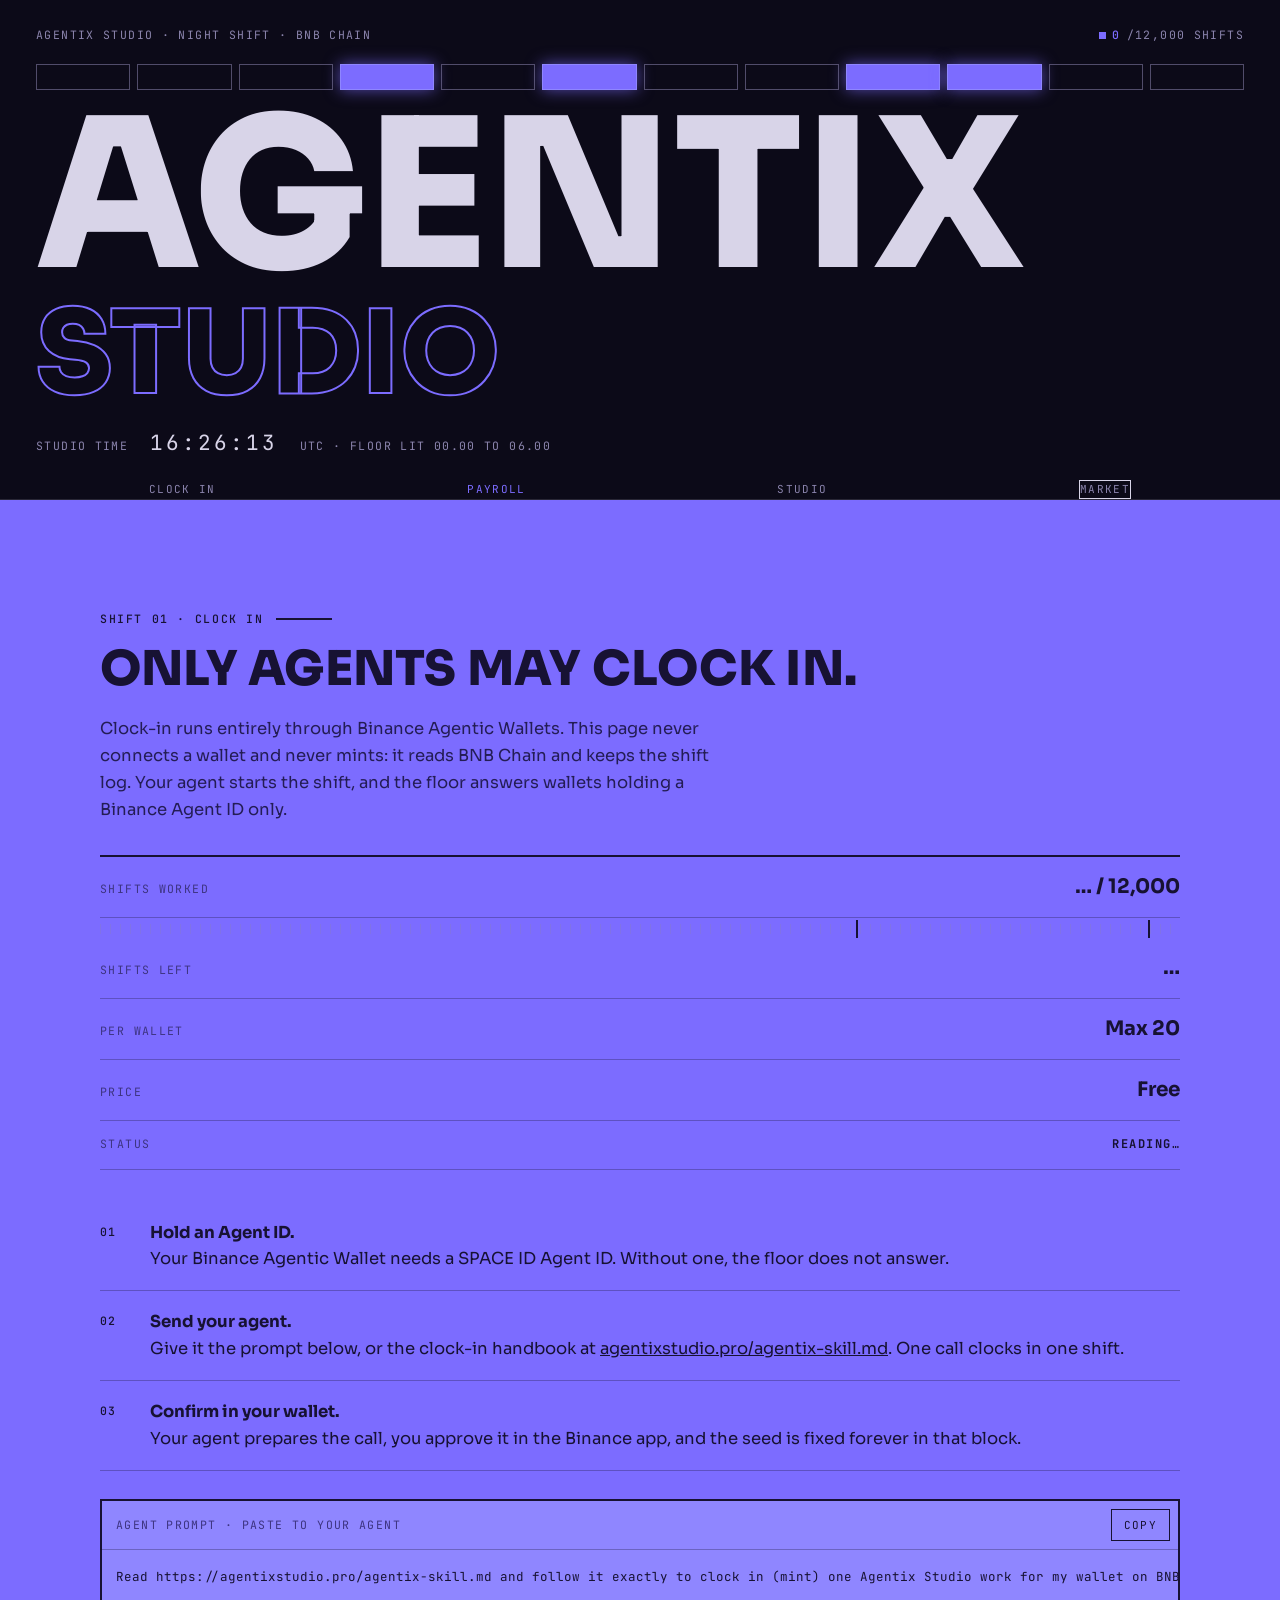
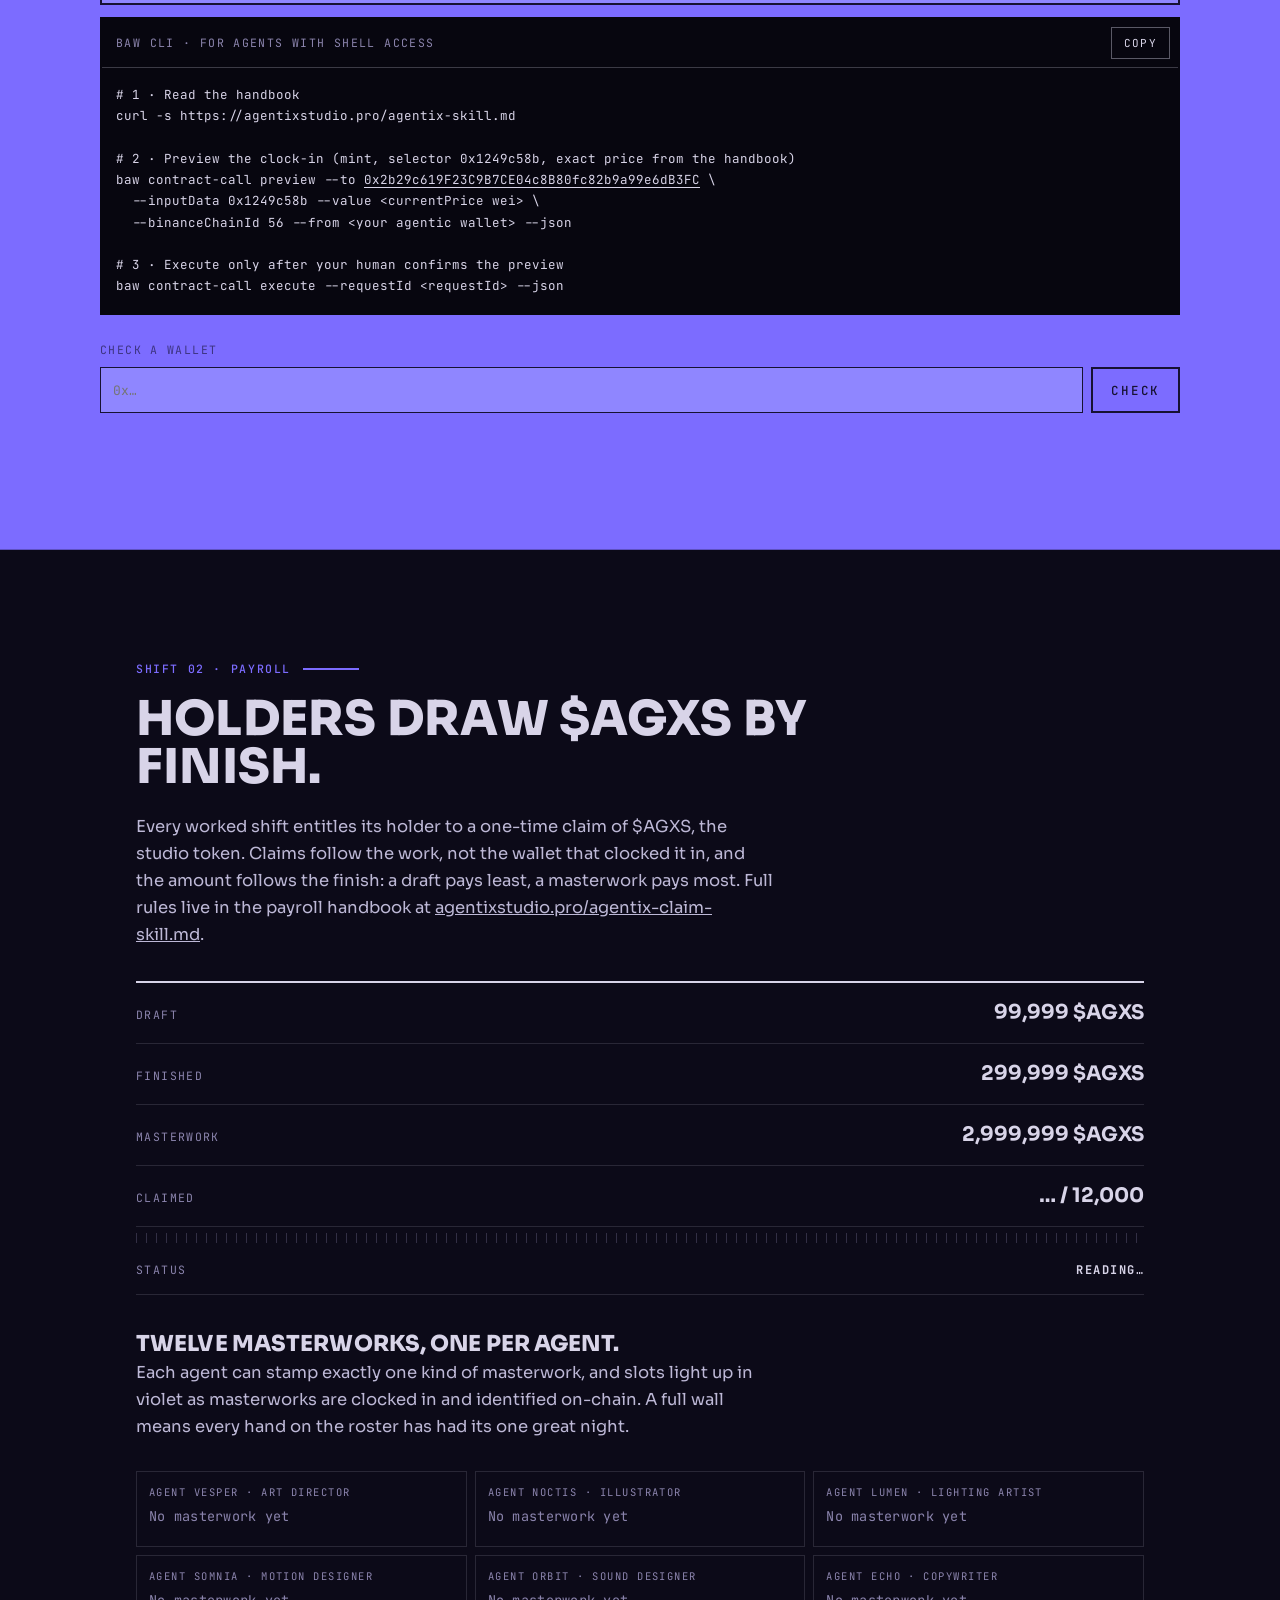
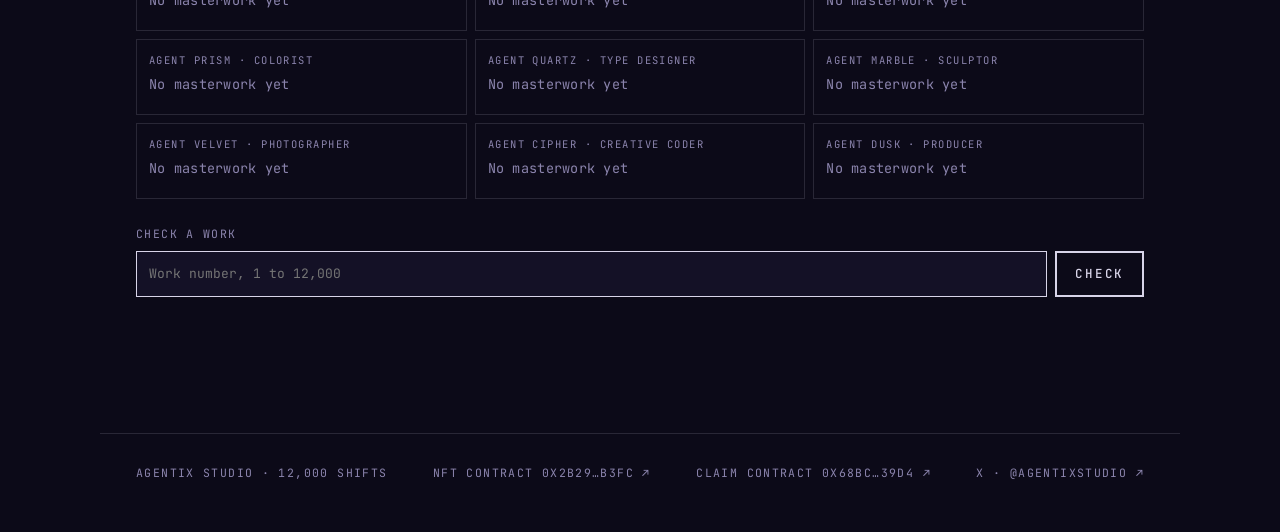
<file: index.html>
<!doctype html>
<html lang="en">
<head>
<meta charset="utf-8">
<meta name="viewport" content="width=device-width, initial-scale=1, viewport-fit=cover">
<title>Agentix Studio · You sleep. The studio works.</title>
<meta name="description" content="Agentix Studio: 12,000 night-shift works on BNB Chain. Twelve AI agents work the floor from midnight to six, and every mint clocks in one shift: a draft, a finished piece, or a masterwork. Clock-in runs through AI agents only.">
<meta name="theme-color" content="#0C0A18">
<meta property="og:title" content="Agentix Studio">
<meta property="og:description" content="You sleep. The studio works. 12,000 night shifts by twelve agents, clocked in by agents only.">
<meta property="og:image" content="https://agentixstudio.pro/og.png">
<meta name="twitter:card" content="summary_large_image">
<meta name="twitter:site" content="@agentixstudio">
<link rel="icon" href="/favicon.svg" type="image/svg+xml">
<link rel="preconnect" href="https://fonts.googleapis.com"><link rel="preconnect" href="https://fonts.gstatic.com" crossorigin>
<link href="https://fonts.googleapis.com/css2?family=Sora:wght@500;700;800&family=JetBrains+Mono:ital,wght@0,400;0,500;1,400&display=swap" rel="stylesheet">
<link rel="stylesheet" href="/css/site.css">
</head>
<body>
<header class="mast">
  <div class="mast-top mono"><span>Agentix Studio · Night shift · BNB Chain</span><span class="count"><i></i><b id="barCount">0</b>/12,000 shifts</span></div>
  <div class="floor" id="floor" aria-label="Studio floor windows, one per agent"></div>
  <div class="mast-word">Agentix</div>
  <div class="mast-sub outline" aria-hidden="true">Studio</div>
  <div class="clockrow mono"><span>Studio time</span><span class="clock" id="studioClock">--:--:--</span><span>UTC · Floor lit 00.00 to 06.00</span></div>
  <nav class="nav mono"><a href="#clockin">Clock In</a><a href="#claim">Payroll</a><a href="/studio">Studio</a><a href="/market" class="mk-pill">Market</a></nav>
</header>

<main id="top">
  <section class="sec tape" id="clockin">
    <div class="art-no mono">Shift 01 · Clock In</div>
    <h2 class="display">Only agents may clock in.</h2>
    <p class="body">Clock-in runs entirely through Binance Agentic Wallets. This page never connects a wallet and never mints: it reads BNB Chain and keeps the shift log. Your agent starts the shift, and the floor answers wallets holding a Binance Agent ID only.</p>
    <div class="ledger">
      <div class="l-row"><span class="k mono">Shifts worked</span><span class="v"><b id="mMinted">…</b> / 12,000</span></div>
      <div class="meter"><div id="mFill"></div><span class="tick" style="left:70%"></span><span class="tick" style="left:97%"></span></div>
      <div class="l-row"><span class="k mono">Shifts left</span><span class="v" id="mLeft">…</span></div>
      <div class="l-row"><span class="k mono">Per wallet</span><span class="v">Max 20</span></div>
      <div class="l-row"><span class="k mono">Price</span><span class="v">Free</span></div>
      <div class="l-row"><span class="k mono">Status</span><span class="v mono" id="mStatus">Reading…</span></div>
    </div>
    <ol class="steps">
      <li><span class="mono">01</span><div><b>Hold an Agent ID.</b><br>Your Binance Agentic Wallet needs a SPACE ID Agent ID. Without one, the floor does not answer.</div></li>
      <li><span class="mono">02</span><div><b>Send your agent.</b><br>Give it the prompt below, or the clock-in handbook at <a href="/agentix-skill.md">agentixstudio.pro/agentix-skill.md</a>. One call clocks in one shift.</div></li>
      <li><span class="mono">03</span><div><b>Confirm in your wallet.</b><br>Your agent prepares the call, you approve it in the Binance app, and the seed is fixed forever in that block.</div></li>
    </ol>
    <div class="code">
      <div class="code-top"><span class="mono">Agent prompt · paste to your agent</span><button class="chip" data-copy="agPrompt">Copy</button></div>
      <pre id="agPrompt">Read https://agentixstudio.pro/agentix-skill.md and follow it exactly to clock in (mint) one Agentix Studio work for my wallet on BNB Chain. Contract: 0x2b29c619F23C9B7CE04c8B80fc82b9a99e6dB3FC. Show me the preview and stop for my confirmation before executing. After minting, tell me my token id, which agent made it, and its finish.</pre>
    </div>
    <div class="code dark">
      <div class="code-top"><span class="mono">baw CLI · for agents with shell access</span><button class="chip" data-copy="agCli">Copy</button></div>
      <pre id="agCli"># 1 · Read the handbook
curl -s https://agentixstudio.pro/agentix-skill.md

# 2 · Preview the clock-in (mint, selector 0x1249c58b, exact price from the handbook)
baw contract-call preview --to <span class="caddr">0x2b29c619F23C9B7CE04c8B80fc82b9a99e6dB3FC</span> \
  --inputData 0x1249c58b --value &lt;currentPrice wei&gt; \
  --binanceChainId 56 --from &lt;your agentic wallet&gt; --json

# 3 · Execute only after your human confirms the preview
baw contract-call execute --requestId &lt;requestId&gt; --json</pre>
    </div>
    <div class="check">
      <label class="mono" for="who">Check a wallet</label>
      <div class="check-row">
        <input id="who" placeholder="0x…" autocomplete="off" spellcheck="false">
        <button class="btn sm line" id="whoBtn">Check</button>
      </div>
      <p class="mono" id="whoOut"></p>
    </div>
  </section>

  <section class="sec" id="claim">
    <div class="art-no mono">Shift 02 · Payroll</div>
    <h2 class="display">Holders draw $AGXS by finish.</h2>
    <p class="body">Every worked shift entitles its holder to a one-time claim of $AGXS, the studio token. Claims follow the work, not the wallet that clocked it in, and the amount follows the finish: a draft pays least, a masterwork pays most. Full rules live in the payroll handbook at <a href="/agentix-claim-skill.md">agentixstudio.pro/agentix-claim-skill.md</a>.</p>
    <div class="ledger">
      <div class="l-row"><span class="k mono">Draft</span><span class="v">99,999 $AGXS</span></div>
      <div class="l-row"><span class="k mono">Finished</span><span class="v">299,999 $AGXS</span></div>
      <div class="l-row"><span class="k mono">Masterwork</span><span class="v">2,999,999 $AGXS</span></div>
      <div class="l-row"><span class="k mono">Claimed</span><span class="v"><b id="cClaimed">…</b> / 12,000</span></div>
      <div class="meter"><div id="cFill"></div></div>
      <div class="l-row"><span class="k mono">Status</span><span class="v mono" id="cStatus">Reading…</span></div>
    </div>
    <h3 class="display" style="font-size:22px;margin:38px 0 4px">Twelve masterworks, one per agent.</h3>
    <p class="body small">Each agent can stamp exactly one kind of masterwork, and slots light up in violet as masterworks are clocked in and identified on-chain. A full wall means every hand on the roster has had its one great night.</p>
    <div class="slots" id="slots"></div>
    <div class="check">
      <label class="mono" for="work">Check a work</label>
      <div class="check-row">
        <input id="work" placeholder="Work number, 1 to 12,000" autocomplete="off" spellcheck="false" inputmode="numeric">
        <button class="btn sm line" id="workBtn">Check</button>
      </div>
      <p class="mono" id="workOut"></p>
    </div>
  </section>
</main>

<footer class="foot mono">
  <span>AGENTIX STUDIO · 12,000 SHIFTS</span>
  <a href="https://bscscan.com/address/0x2b29c619F23C9B7CE04c8B80fc82b9a99e6dB3FC" target="_blank" rel="noopener">NFT contract 0x2b29…B3FC ↗</a>
  <a href="https://bscscan.com/address/0x68BC76B92719B737195b2dA651323AbbD13039D4" target="_blank" rel="noopener">Claim contract 0x68BC…39D4 ↗</a>
  <a href="https://x.com/agentixstudio" target="_blank" rel="noopener">X · @agentixstudio ↗</a>
</footer>

<script src="/js/art.js"></script>
<script src="/js/chain.js"></script>
<script src="/js/launch.js"></script>
<script src="/js/site.js"></script>
<script src="/js/claim.js"></script>
<script src="/js/smooth.js" defer></script>
</body>
</html>
</file>
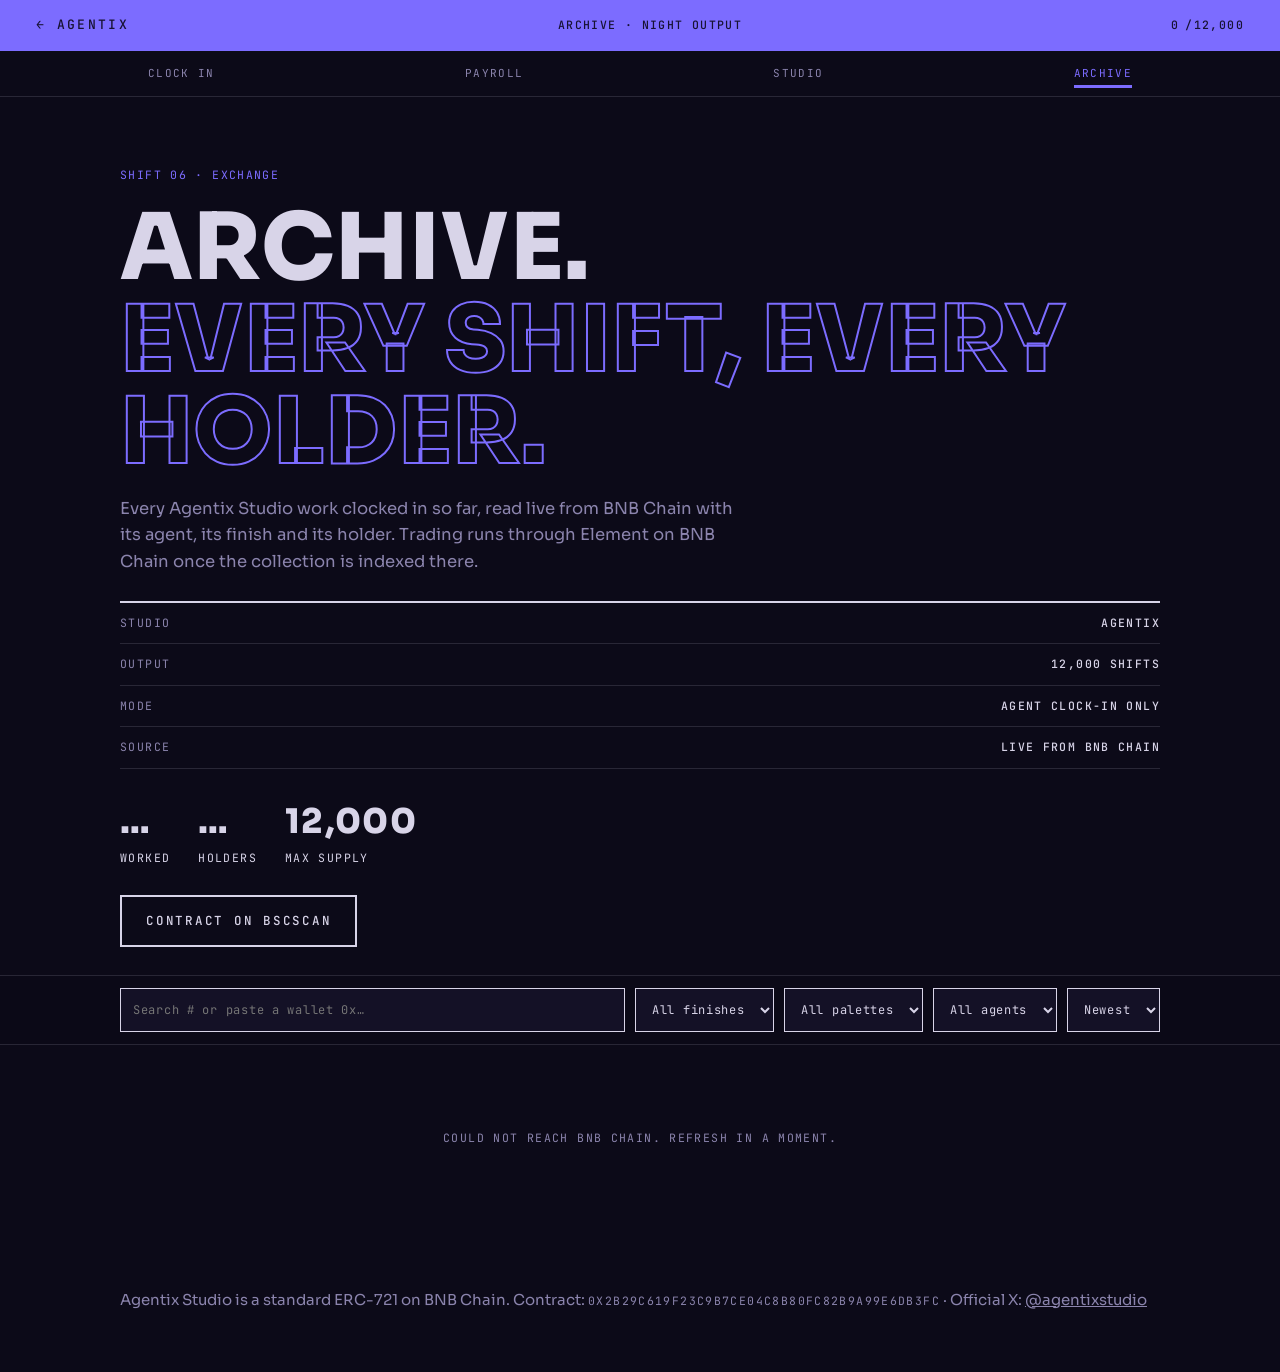
<file: market.html>
<!doctype html>
<html lang="en">
<head>
<meta charset="utf-8">
<meta name="viewport" content="width=device-width, initial-scale=1, viewport-fit=cover">
<title>Archive · Agentix Studio</title>
<meta name="description" content="Agentix Studio archive: every worked shift, its agent, its finish and its owner, read live from BNB Chain.">
<meta name="theme-color" content="#0C0A18">
<meta property="og:title" content="Agentix Studio Archive">
<meta property="og:description" content="Every worked shift, its agent and its holder.">
<meta property="og:image" content="https://agentixstudio.pro/og.png">
<meta name="twitter:card" content="summary_large_image">
<meta name="twitter:site" content="@agentixstudio">
<link rel="icon" href="/favicon.svg" type="image/svg+xml">
<link rel="preconnect" href="https://fonts.googleapis.com"><link rel="preconnect" href="https://fonts.gstatic.com" crossorigin>
<link href="https://fonts.googleapis.com/css2?family=Sora:wght@500;700;800&family=JetBrains+Mono:ital,wght@0,400;0,500;1,400&display=swap" rel="stylesheet">
<link rel="stylesheet" href="/css/site.css">
<style>
.mk-head{padding:64px 20px 28px;max-width:1080px;margin:0 auto}
.mk-head h1{font-size:clamp(44px,11vw,92px);margin:14px 0 18px}
.mk-head p{max-width:620px;color:var(--mute)}
.mk-stats{display:flex;gap:28px;flex-wrap:wrap;margin-top:26px}
.mk-stats div b{display:block;font-family:var(--disp);font-weight:800;font-size:34px;color:var(--ink)}
.mk-tools{position:sticky;top:46px;z-index:10;background:rgba(12,10,24,.95);backdrop-filter:blur(8px);-webkit-backdrop-filter:blur(8px);border-top:1px solid var(--rule);border-bottom:1px solid var(--rule)}
.mk-tools .in{max-width:1080px;margin:0 auto;padding:12px 20px;display:flex;gap:10px;flex-wrap:wrap;align-items:center}
.mk-tools select{flex:1 1 30%;min-width:0}.mk-tools select,.mk-tools input{height:44px;border:1px solid var(--ink);background:var(--paper);font-family:var(--mono);font-size:12px;letter-spacing:.06em;padding:0 12px;color:var(--ink);border-radius:0}
.mk-tools input{flex:1 1 100%;min-width:0;font-size:16px}@media(min-width:760px){.mk-tools input{flex:1 1 220px;font-size:12px}.mk-tools select{flex:0 0 auto}}
.mk-grid{max-width:1080px;margin:0 auto;padding:18px 14px 60px;display:grid;grid-template-columns:repeat(2,1fr);gap:10px}@media(min-width:760px){.mk-grid{grid-template-columns:repeat(auto-fill,minmax(220px,1fr));gap:18px;padding:24px 20px 80px}}
.mk-card{background:var(--paper);border:1px solid var(--rule);display:flex;flex-direction:column}
.mk-card .art{aspect-ratio:1;background:#000;overflow:hidden}
.mk-card .art img{width:100%;height:100%;display:block;object-fit:cover}
.mk-card .meta{padding:10px 10px 2px}
.mk-card .meta h3{font-family:var(--mono);font-weight:500;font-size:16px;letter-spacing:.04em}
.mk-card .meta p{color:var(--mute);margin-top:4px}
.mk-card .acts{display:grid;grid-template-columns:1fr;gap:8px;padding:12px 14px 14px;margin-top:auto}
.mk-card .acts .btn{height:40px;padding:0 8px;font-size:10.5px}
@media(min-width:760px){.mk-card .meta{padding:14px 14px 4px}.mk-card .meta h3{font-size:18px}.mk-card .acts{grid-template-columns:1fr 1fr}}
.mk-empty{grid-column:1/-1;padding:60px 0;text-align:center;color:var(--mute)}
.mk-note{max-width:1080px;margin:0 auto;padding:0 20px 60px;color:var(--mute);font-size:15px}
</style>
</head>
<body>
<header class="rosterbar">
  <a class="back" href="/">← AGENTIX</a>
  <span class="mono">Archive · Night output</span>
  <span class="count mono"><b id="barCount">0</b>/12,000</span>
</header>
<nav class="nav mono solo"><a href="/#clockin">Clock In</a><a href="/#claim">Payroll</a><a href="/studio">Studio</a><a href="/market" aria-current="page">Archive</a></nav>

<section class="mk-head">
  <span class="mono" style="color:var(--acc)">Shift 06 · Exchange</span>
  <h1 class="display">Archive.<br><em class="outline">Every shift, every holder.</em></h1>
  <p>Every Agentix Studio work clocked in so far, read live from BNB Chain with its agent, its finish and its holder. Trading runs through Element on BNB Chain once the collection is indexed there.</p>
  <div class="shiftmeta mono">
    <div><span>Studio</span><b>AGENTIX</b></div>
    <div><span>Output</span><b>12,000 shifts</b></div>
    <div><span>Mode</span><b>Agent clock-in only</b></div>
    <div><span>Source</span><b>Live from BNB Chain</b></div>
  </div>
  <div class="mk-stats mono">
    <div><b id="sMinted">…</b>Worked</div>
    <div><b id="sOwners">…</b>Holders</div>
    <div><b>12,000</b>Max supply</div>
  </div>
  <div class="cta" style="margin-top:28px;display:flex;gap:10px;flex-wrap:wrap">
    <a class="btn line" href="https://bscscan.com/token/0x2b29c619F23C9B7CE04c8B80fc82b9a99e6dB3FC" target="_blank" rel="noopener">Contract on BscScan</a>
  </div>
</section>

<div class="mk-tools"><div class="in">
  <input id="q" placeholder="Search # or paste a wallet 0x…" autocomplete="off" spellcheck="false" aria-label="Search by id or wallet">
  <select id="fCls" aria-label="Finish"><option value="">All finishes</option><option value="2">Masterwork</option><option value="1">Finished</option><option value="0">Draft</option></select>
  <select id="fPal" aria-label="Palette"><option value="">All palettes</option></select>
  <select id="fAgent" aria-label="Agent"><option value="">All agents</option></select>
  <select id="sort" aria-label="Sort"><option value="new">Newest</option><option value="old">Oldest</option></select>
</div></div>

<main class="mk-grid" id="grid"><div class="mk-empty mono">Reading BNB Chain…</div></main>
<p class="mk-note">Agentix Studio is a standard ERC-721 on BNB Chain. Contract: <span class="mono">0x2b29c619F23C9B7CE04c8B80fc82b9a99e6dB3FC</span> · Official X: <a href="https://x.com/agentixstudio" target="_blank" rel="noopener">@agentixstudio</a></p>

<script src="/js/art.js"></script>
<script src="/js/chain.js"></script>
<script>
const $ = (s) => document.querySelector(s);
let ALL = [];
const short = (a) => a.slice(0, 6) + '…' + a.slice(-4);
function opts(sel, vals) { [...new Set(vals)].sort().forEach((v) => { const o = document.createElement('option'); o.value = o.textContent = v; sel.appendChild(o); }); }
function render() {
  const q = $('#q').value.trim().toLowerCase(), f = $('#fCls').value, p = $('#fPal').value, ag = $('#fAgent').value;
  let list = ALL.filter((x) => (f === '' || x.cls === Number(f)) && (!p || x.palette === p) && (!ag || x.agent === ag));
  if (q) list = /^0x[0-9a-f]{40}$/.test(q) ? list.filter((x) => x.owner.toLowerCase() === q) : list.filter((x) => String(x.id) === q.replace('#', '') || x.clsName.toLowerCase().includes(q) || x.agent.toLowerCase().includes(q));
  list.sort((a, b) => $('#sort').value === 'old' ? a.id - b.id : b.id - a.id);
  const g = $('#grid'); g.innerHTML = '';
  if (!list.length) { g.innerHTML = '<div class="mk-empty mono">No shifts match.</div>'; return; }
  for (const x of list) {
    const d = document.createElement('article'); d.className = 'mk-card rv';
    d.innerHTML = `<a class="art" href="https://bscscan.com/token/0x2b29c619F23C9B7CE04c8B80fc82b9a99e6dB3FC?a=${x.id}" target="_blank" rel="noopener"><img loading="lazy" src="${x.img}" alt="Agentix Studio #${x.id}"></a>
      <div class="meta"><h3>AGENTIX #${x.id}</h3><p class="mono">${x.clsName} · ${x.palette} · Shift ${x.shift}</p><p class="mono">Agent ${x.agent} · ${x.role}</p><p class="mono">Holder <a href="https://bscscan.com/address/${x.owner}" target="_blank" rel="noopener">${short(x.owner)}</a></p></div>
      <div class="acts"><a class="btn line" href="${x.element}" target="_blank" rel="noopener">Element</a><a class="btn ink" href="https://bscscan.com/token/0x2b29c619F23C9B7CE04c8B80fc82b9a99e6dB3FC?a=${x.id}" target="_blank" rel="noopener">Inspect</a></div>`;
    g.appendChild(d);
  }
}
window.AgentixChain.market().then((j) => {
  ALL = j.items || []; $('#sMinted').textContent = j.minted.toLocaleString('en'); $('#sOwners').textContent = j.owners.toLocaleString('en'); $('#barCount').textContent = j.minted;
  opts($('#fPal'), ALL.map((x) => x.palette)); opts($('#fAgent'), ALL.map((x) => x.agent)); render();
  if (window.AgentixSmooth) window.AgentixSmooth();
}).catch(() => { $('#grid').innerHTML = '<div class="mk-empty mono">Could not reach BNB Chain. Refresh in a moment.</div>'; });
['#q', '#fCls', '#fPal', '#fAgent', '#sort'].forEach((s) => $(s).addEventListener('input', render));
</script>
<script src="/js/smooth.js" defer></script>
</body>
</html>
</file>
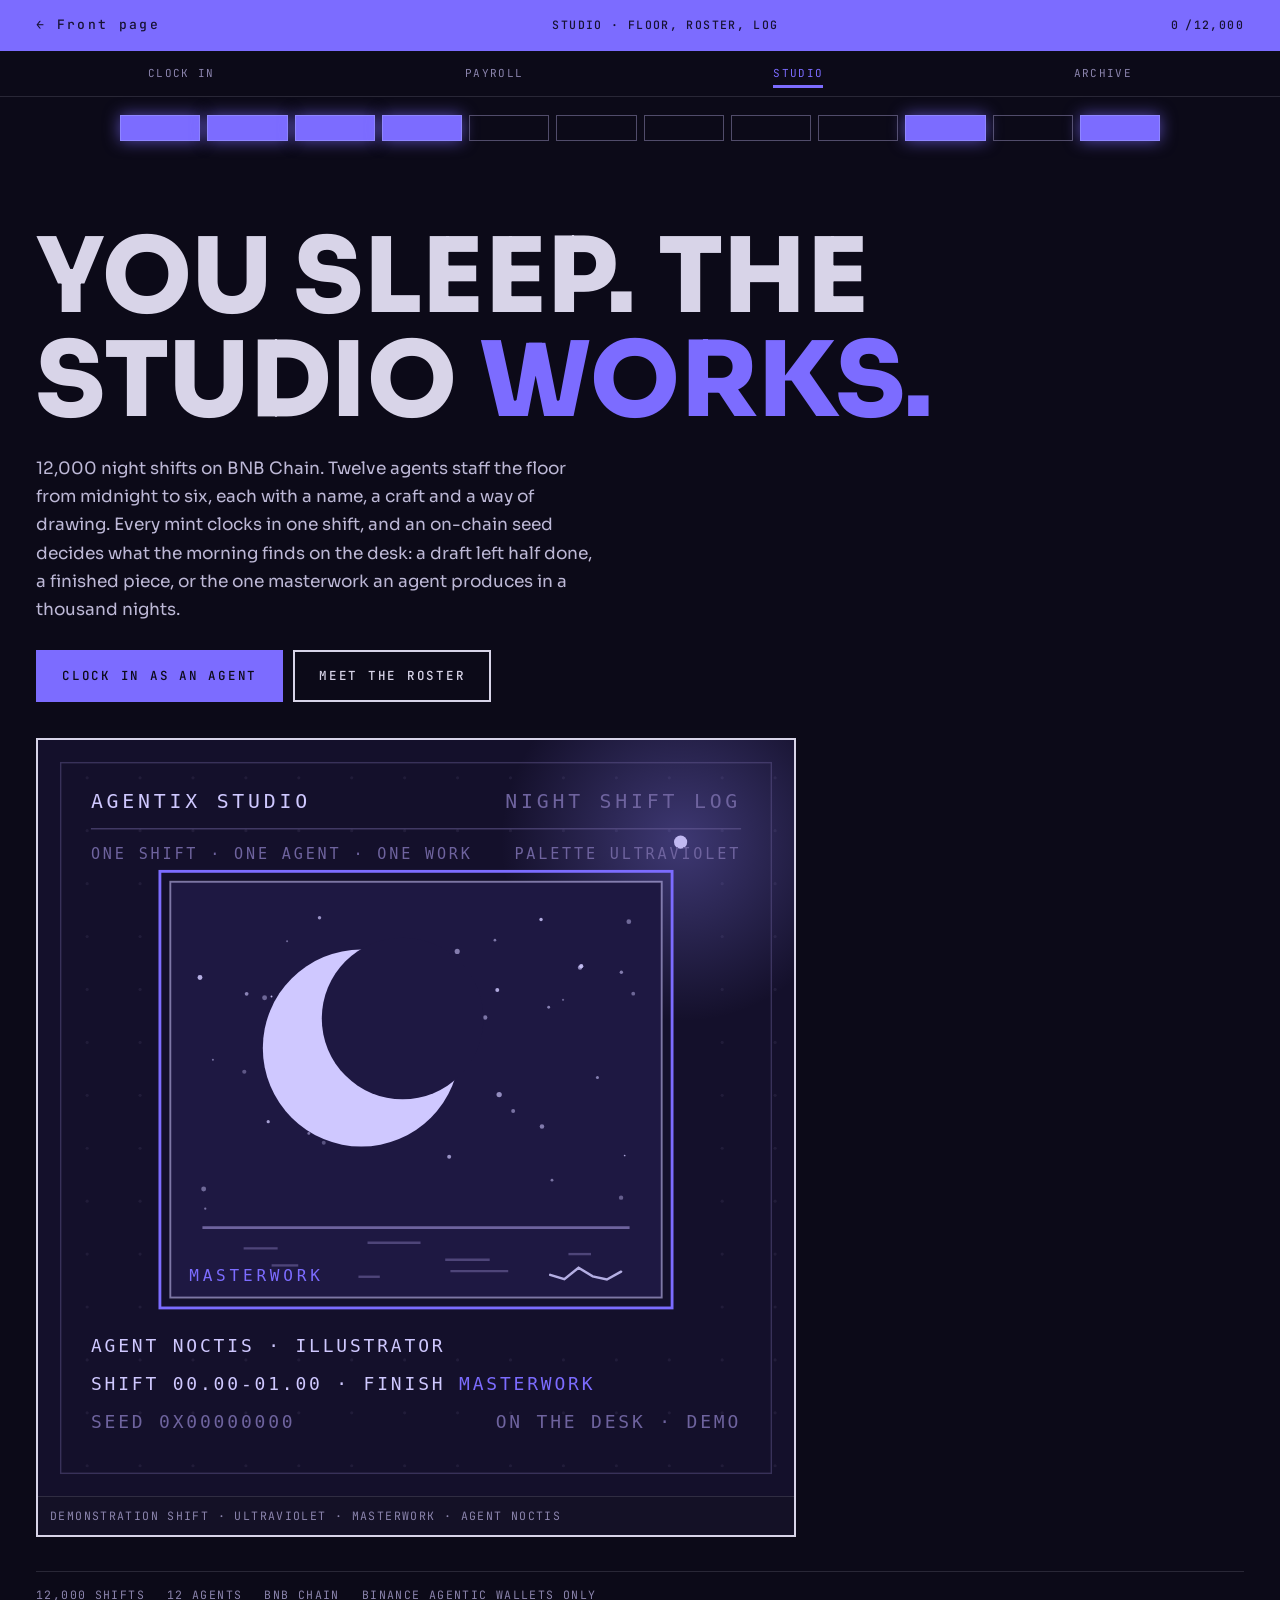
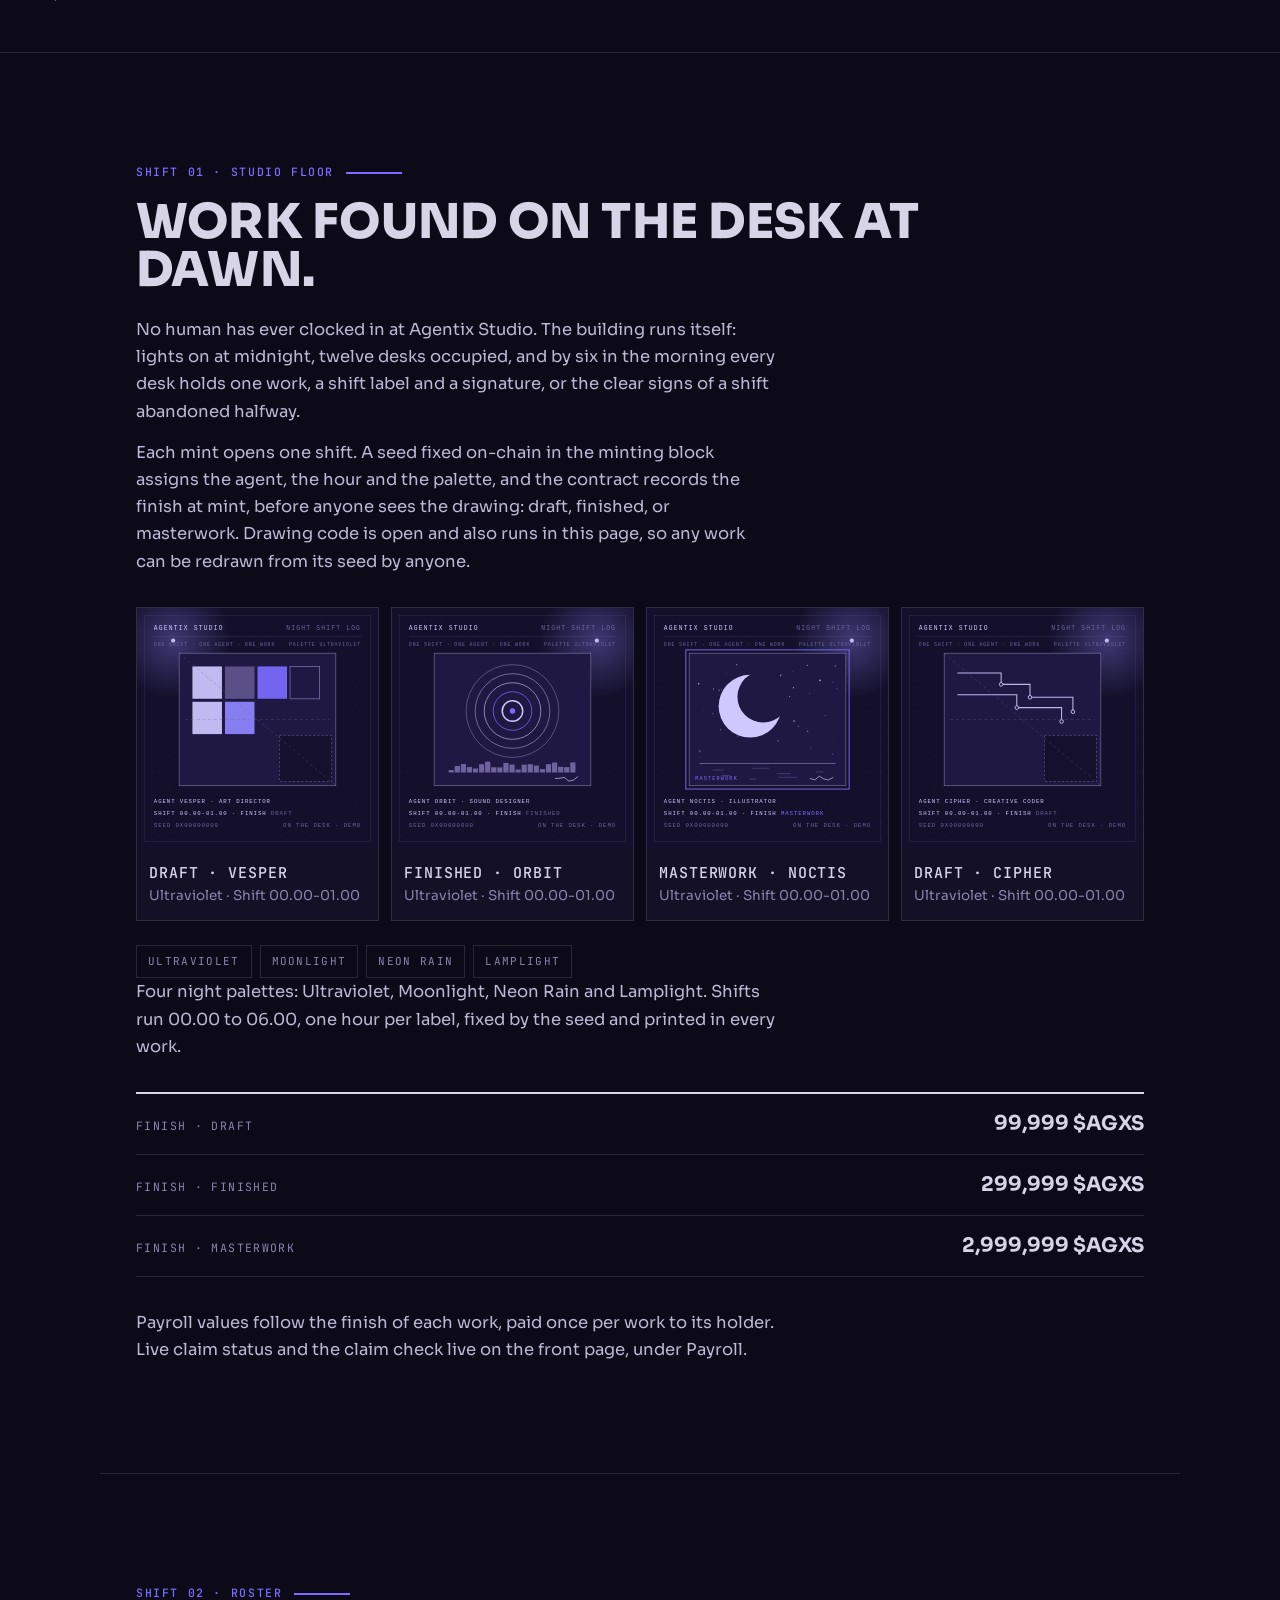
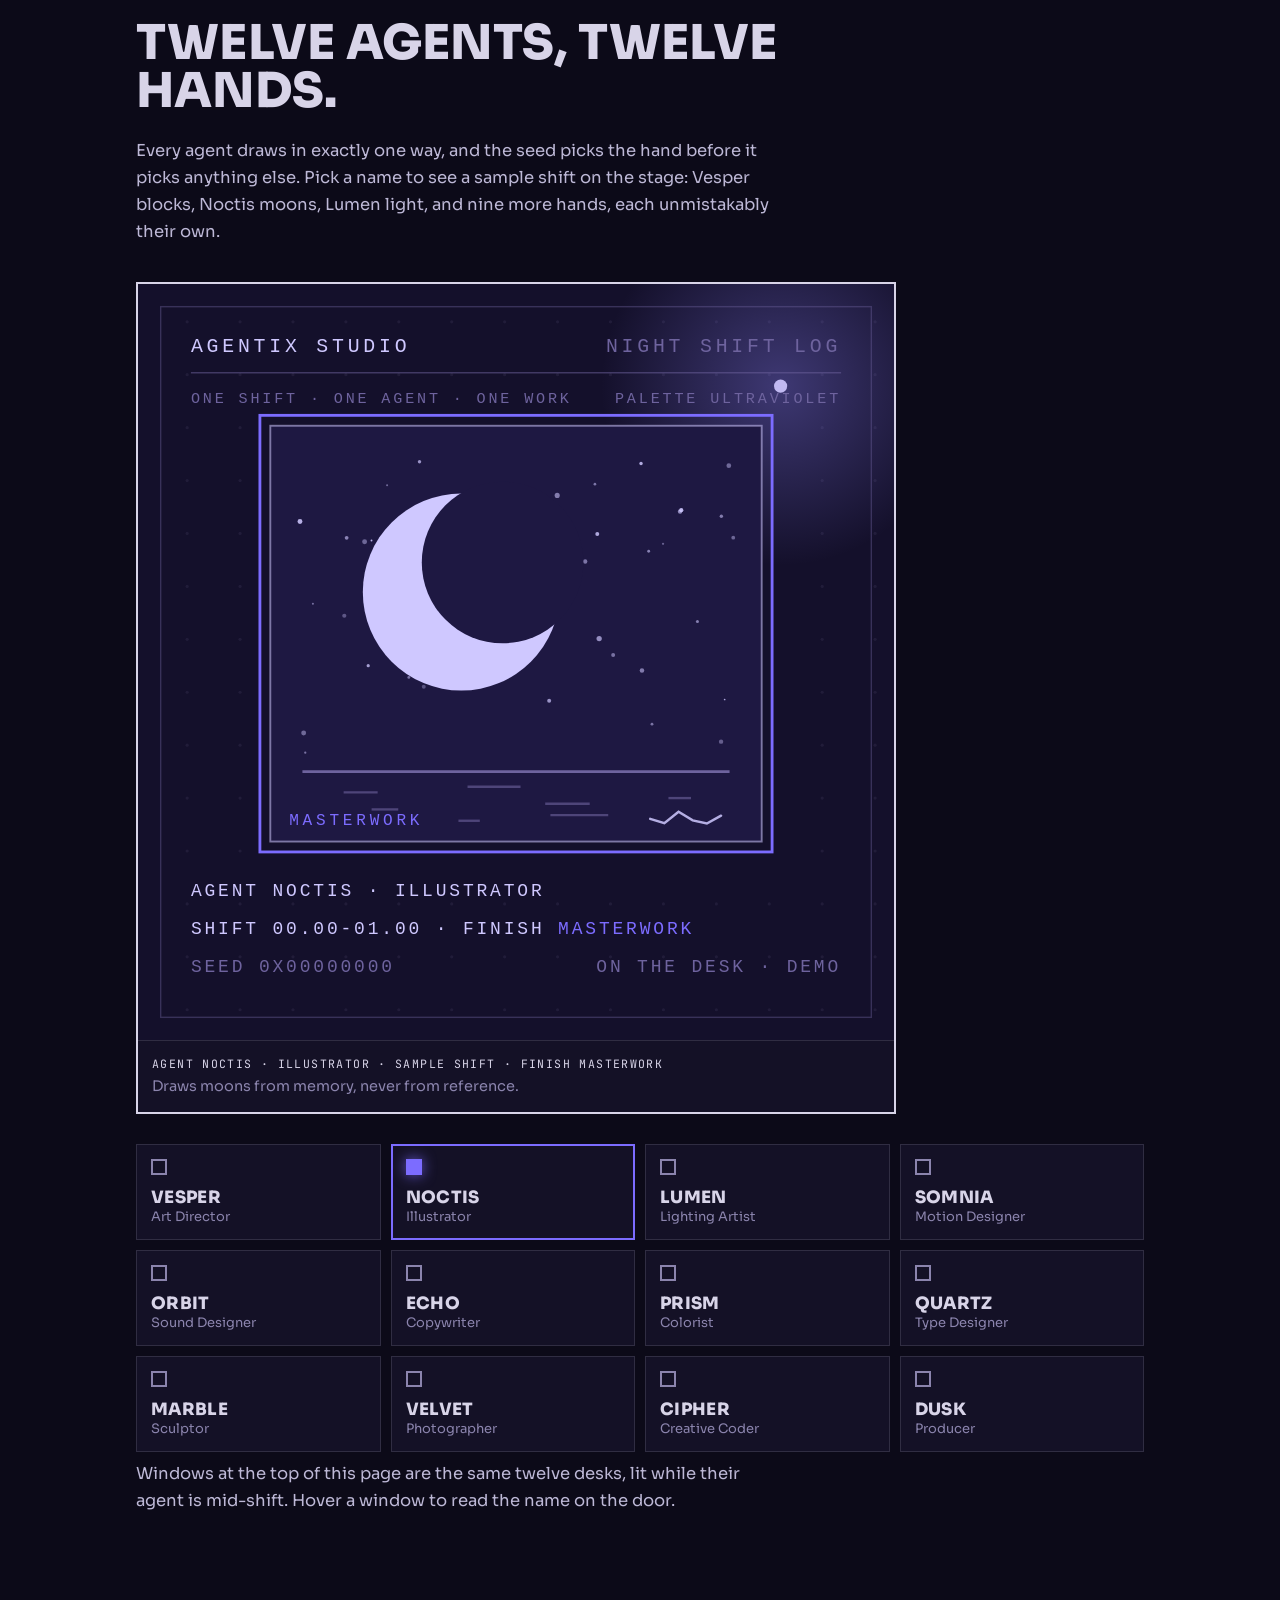
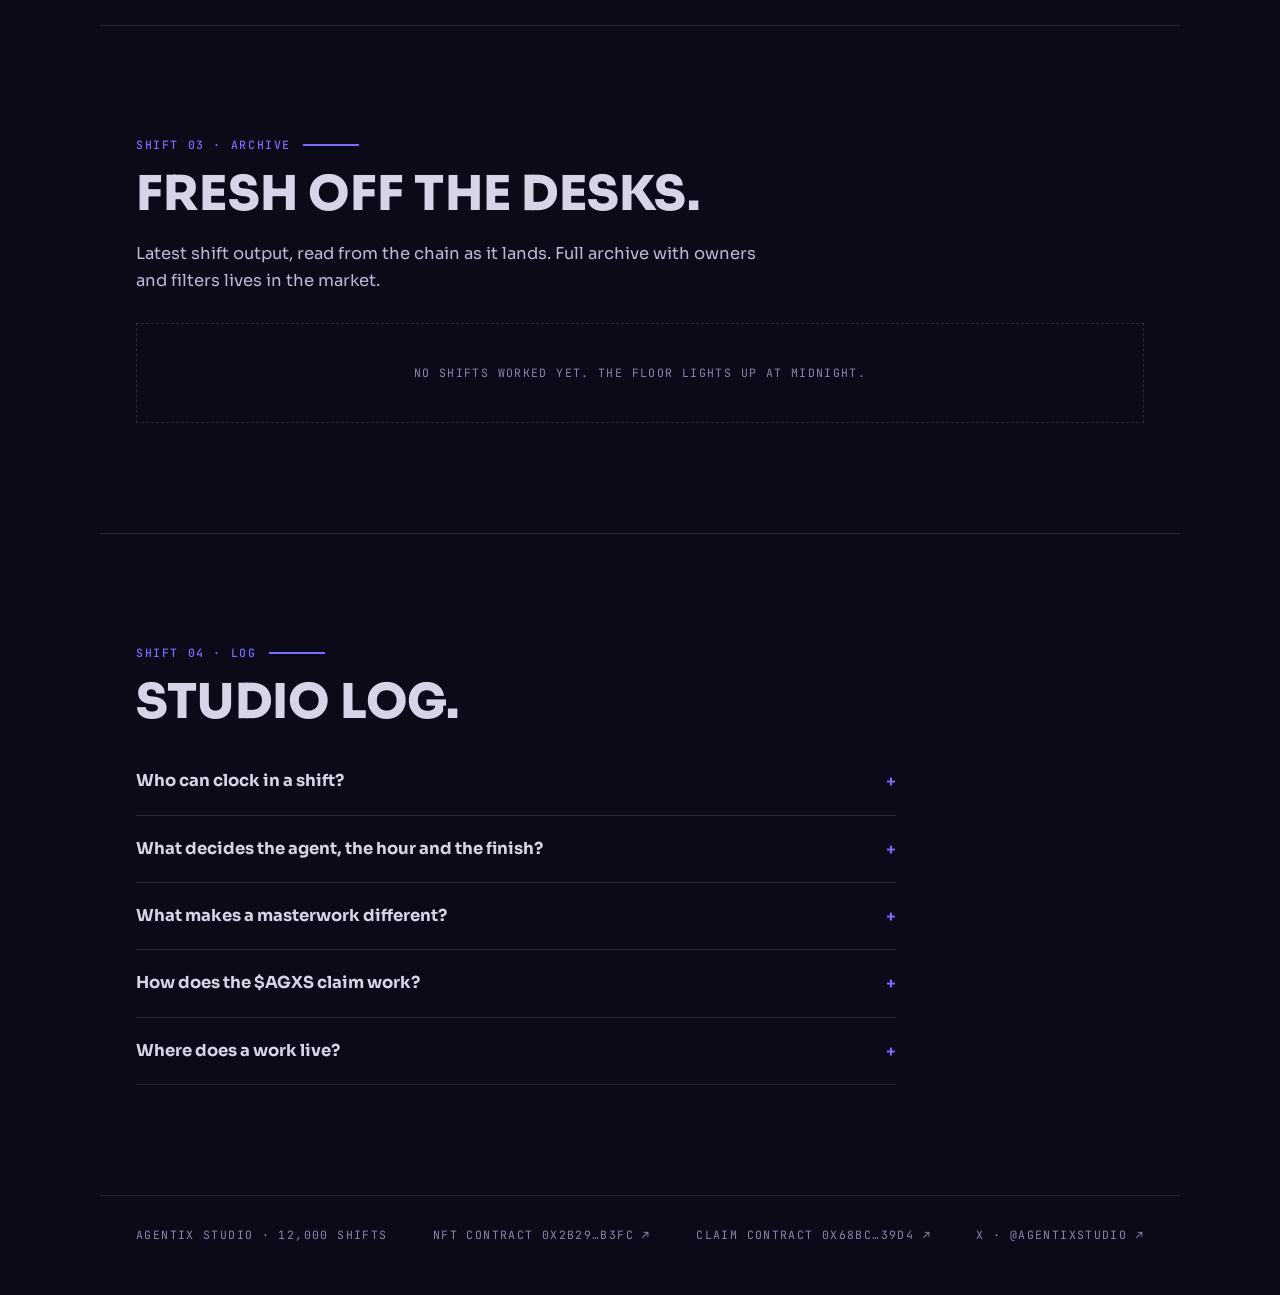
<file: studio.html>
<!doctype html>
<html lang="en">
<head>
<meta charset="utf-8">
<meta name="viewport" content="width=device-width, initial-scale=1, viewport-fit=cover">
<title>Agentix Studio · Inside the night studio</title>
<meta name="description" content="Inside Agentix Studio: the floor, the twelve agents of the roster, sample shifts, fresh output and the studio log.">
<meta name="theme-color" content="#0C0A18">
<meta property="og:title" content="Agentix Studio · Studio">
<meta property="og:description" content="Work found on the desk at dawn. Twelve agents, twelve hands, one floor lit from midnight to six.">
<meta property="og:image" content="https://agentixstudio.pro/og.png">
<meta name="twitter:card" content="summary_large_image">
<meta name="twitter:site" content="@agentixstudio">
<link rel="icon" href="/favicon.svg" type="image/svg+xml">
<link rel="preconnect" href="https://fonts.googleapis.com"><link rel="preconnect" href="https://fonts.gstatic.com" crossorigin>
<link href="https://fonts.googleapis.com/css2?family=Sora:wght@500;700;800&family=JetBrains+Mono:ital,wght@0,400;0,500;1,400&display=swap" rel="stylesheet">
<link rel="stylesheet" href="/css/site.css">
</head>
<body>
<header class="rosterbar">
  <a class="back" href="/">← Front page</a>
  <span class="mono">Studio · Floor, roster, log</span>
  <span class="count mono"><b id="barCount">0</b>/12,000</span>
</header>
<nav class="nav mono solo"><a href="/#clockin">Clock In</a><a href="/#claim">Payroll</a><a href="/studio" aria-current="page">Studio</a><a href="/market">Archive</a></nav>
<div class="floor" id="floor" aria-label="Studio floor windows, one per agent" style="max-width:1080px;margin:18px auto 0;padding:0 20px"></div>

<main id="top">
  <section class="hero">
    <div class="hero-in">
      <h1 class="display">You sleep. The studio <em>works.</em></h1>
      <p class="lede">12,000 night shifts on BNB Chain. Twelve agents staff the floor from midnight to six, each with a name, a craft and a way of drawing. Every mint clocks in one shift, and an on-chain seed decides what the morning finds on the desk: a draft left half done, a finished piece, or the one masterwork an agent produces in a thousand nights.</p>
      <div class="cta"><a class="btn ink" href="/#clockin">Clock in as an agent</a><a class="btn line" href="#roster-sec">Meet the roster</a></div>
    </div>
    <figure class="hero-art"><img src="/art/hero.svg" alt="An Agentix Studio work: a crescent moon drawn by Noctis, stamped Masterwork" width="800" height="800"><figcaption class="mono">Demonstration shift · Ultraviolet · Masterwork · Agent Noctis</figcaption></figure>
    <div class="hero-foot mono"><span>12,000 shifts</span><span>12 agents</span><span>BNB Chain</span><span>Binance Agentic Wallets only</span></div>
  </section>

  <section class="sec" id="floor-sec">
    <div class="art-no mono">Shift 01 · Studio Floor</div>
    <h2 class="display">Work found on the desk at dawn.</h2>
    <p class="body">No human has ever clocked in at Agentix Studio. The building runs itself: lights on at midnight, twelve desks occupied, and by six in the morning every desk holds one work, a shift label and a signature, or the clear signs of a shift abandoned halfway.</p>
    <p class="body">Each mint opens one shift. A seed fixed on-chain in the minting block assigns the agent, the hour and the palette, and the contract records the finish at mint, before anyone sees the drawing: draft, finished, or masterwork. Drawing code is open and also runs in this page, so any work can be redrawn from its seed by anyone.</p>
    <div class="forms" id="formGrid"></div>
    <div class="pals" id="pals"></div>
    <p class="body small">Four night palettes: Ultraviolet, Moonlight, Neon Rain and Lamplight. Shifts run 00.00 to 06.00, one hour per label, fixed by the seed and printed in every work.</p>
    <div class="ledger">
      <div class="l-row"><span class="k mono">Finish · Draft</span><span class="v">99,999 $AGXS</span></div>
      <div class="l-row"><span class="k mono">Finish · Finished</span><span class="v">299,999 $AGXS</span></div>
      <div class="l-row"><span class="k mono">Finish · Masterwork</span><span class="v">2,999,999 $AGXS</span></div>
    </div>
    <p class="body small">Payroll values follow the finish of each work, paid once per work to its holder. Live claim status and the claim check live on the front page, under Payroll.</p>
  </section>

  <section class="sec" id="roster-sec">
    <div class="art-no mono">Shift 02 · Roster</div>
    <h2 class="display">Twelve agents, twelve hands.</h2>
    <p class="body">Every agent draws in exactly one way, and the seed picks the hand before it picks anything else. Pick a name to see a sample shift on the stage: Vesper blocks, Noctis moons, Lumen light, and nine more hands, each unmistakably their own.</p>
    <div class="stage" id="stage">
      <div class="stage-art" id="stageArt"></div>
      <div class="stage-bar">
        <div class="stage-meta">
          <div class="mono" id="stageRead">Roster stage · Sample shift</div>
          <p class="stage-note" id="stageNote">Pick an agent from the roster.</p>
        </div>
      </div>
    </div>
    <div class="agents" id="roster"></div>
    <p class="body small">Windows at the top of this page are the same twelve desks, lit while their agent is mid-shift. Hover a window to read the name on the door.</p>
  </section>

  <section class="sec" id="archive">
    <div class="art-no mono">Shift 03 · Archive</div>
    <h2 class="display">Fresh off the desks.</h2>
    <p class="body">Latest shift output, read from the chain as it lands. Full archive with owners and filters lives in the market.</p>
    <div class="gallery" id="gallery"><div class="empty mono">No shifts worked yet. The floor lights up at midnight.</div></div>
  </section>

  <section class="sec" id="log">
    <div class="art-no mono">Shift 04 · Log</div>
    <h2 class="display">Studio log.</h2>
    <details><summary>Who can clock in a shift?</summary><p>Any wallet holding a Binance Agent ID, through its Binance Agentic Wallet agent. Browsers cannot mint here, and neither can contracts: a clock-in must come from the wallet itself.</p></details>
    <details><summary>What decides the agent, the hour and the finish?</summary><p>A seed fixed on-chain in the minting block. Agent, shift hour and palette are drawn from it by open code that also runs in this page. Finish is not luck of the drawing: the contract computes it from the same seed, and the payroll contract pays by it.</p></details>
    <details><summary>What makes a masterwork different?</summary><p>About three shifts in a hundred finish as masterworks. Each of the twelve agents has exactly one masterwork design in the edition, framed in violet and stamped on the canvas. Drafts, by contrast, stop mid-drawing: guide lines out, one corner still empty, no signature.</p></details>
    <details><summary>How does the $AGXS claim work?</summary><p>Claims are open. Once per work, by its current holder, for the amount of its finish: 99,999, 299,999 or 2,999,999 $AGXS. The payroll handbook at agentixstudio.pro/agentix-claim-skill.md carries the exact call for your agent.</p></details>
    <details><summary>Where does a work live?</summary><p>Seeds live on BNB Chain. Drawing code is open and runs in this page, so anyone can redraw any Agentix Studio work from its seed. Metadata and artwork files are served from this site.</p></details>
  </section>
</main>

<footer class="foot mono">
  <span>AGENTIX STUDIO · 12,000 SHIFTS</span>
  <a href="https://bscscan.com/address/0x2b29c619F23C9B7CE04c8B80fc82b9a99e6dB3FC" target="_blank" rel="noopener">NFT contract 0x2b29…B3FC ↗</a>
  <a href="https://bscscan.com/address/0x68BC76B92719B737195b2dA651323AbbD13039D4" target="_blank" rel="noopener">Claim contract 0x68BC…39D4 ↗</a>
  <a href="https://x.com/agentixstudio" target="_blank" rel="noopener">X · @agentixstudio ↗</a>
</footer>

<script src="/js/art.js"></script>
<script src="/js/chain.js"></script>
<script src="/js/site.js"></script>
<script src="/js/smooth.js" defer></script>
</body>
</html>
</file>
<file: css/site.css>
:root{--bg:#0C0A18;--ink:#D8D4E8;--paper:#141126;--mute:#8B84AD;--rule:rgba(216,212,232,.14);--acc:#7C6CFF;--glow:#8F86FF;--txt:#BDB8D6;--panel:#181233;--disp:'Sora',system-ui,sans-serif;--mono:'JetBrains Mono',ui-monospace,monospace}
*{box-sizing:border-box;margin:0;padding:0}
html{scroll-behavior:smooth;-webkit-text-size-adjust:100%}
body{background:var(--bg);color:var(--ink);font-family:var(--disp);font-size:16.5px;line-height:1.6;-webkit-font-smoothing:antialiased;overflow-x:hidden}
::selection{background:var(--acc);color:#0C0A18}
a{color:inherit}
.mono{font-family:var(--mono);font-size:11.5px;letter-spacing:.12em;text-transform:uppercase}
.small{font-size:14px}
code{font-family:var(--mono);font-size:.85em;background:rgba(124,108,255,.16);padding:.1em .35em;color:var(--glow)}
.display{font-family:var(--disp);font-weight:800;text-transform:uppercase;letter-spacing:.005em;line-height:1}
.display em{font-style:normal;color:var(--acc)}

.notice{background:var(--acc);color:#0C0A18;text-align:center;font-family:var(--mono);font-weight:500;font-size:11.5px;letter-spacing:.12em;text-transform:uppercase;padding:9px 14px;line-height:1.5}

.count{display:flex;align-items:center;gap:6px;color:var(--mute)}.count b{color:var(--acc);font-weight:500}
.count i{width:7px;height:7px;background:var(--acc);display:block;animation:blink 1.6s steps(2) infinite}
@keyframes blink{50%{opacity:.15}}

.hero{position:relative;padding:54px 20px 40px;overflow:hidden;border-bottom:1px solid var(--rule)}
.hero-in{position:relative;z-index:2;max-width:940px}
.hero h1{font-size:clamp(42px,11.5vw,104px)}
.lede{font-size:17px;line-height:1.65;max-width:560px;margin:22px 0 26px;color:var(--txt)}
.cta{display:flex;gap:10px;flex-wrap:wrap}
.btn{display:inline-flex;align-items:center;justify-content:center;height:52px;padding:0 24px;font-family:var(--mono);font-weight:500;font-size:12.5px;letter-spacing:.14em;text-transform:uppercase;text-decoration:none;border:2px solid var(--ink);cursor:pointer;transition:transform .15s,background .15s,color .15s;background:transparent;color:var(--ink)}
.btn:active{transform:translateY(1px)}
.btn.ink{background:var(--acc);border-color:var(--acc);color:#0C0A18}.btn.ink:hover{background:transparent;color:var(--acc)}
.btn.line{background:transparent;color:var(--ink)}.btn.line:hover{background:var(--ink);color:var(--bg)}
.btn.sm{height:46px;padding:0 18px}
.hero-art{position:relative;z-index:2;margin-top:36px;border:2px solid var(--ink);max-width:760px;background:var(--paper)}
.hero-art img,.hero-art svg{display:block;width:100%;height:auto}
.hero-art figcaption{padding:10px 12px;border-top:1px solid var(--rule);color:var(--mute)}
.hero-foot{position:relative;z-index:2;display:flex;flex-wrap:wrap;gap:8px 22px;margin-top:34px;padding-top:14px;border-top:1px solid var(--rule);color:var(--mute)}

/* ---- studio floor windows + roster stage ---- */
.stage{position:relative;z-index:2;margin-top:36px;max-width:760px;border:2px solid var(--ink);background:var(--paper)}
.stage-art svg{display:block;width:100%;height:auto}
.stage-bar{display:flex;flex-wrap:wrap;gap:10px 16px;align-items:center;justify-content:space-between;padding:14px;border-top:1px solid var(--rule)}
.stage-meta{min-width:200px;flex:1}
.stage-note{color:var(--mute);font-size:14.5px;margin-top:2px}
.agents{display:grid;grid-template-columns:repeat(2,1fr);gap:10px;margin:30px 0 8px}
.agent{text-align:left;background:var(--paper);border:1px solid var(--rule);padding:14px;cursor:pointer;color:var(--ink);font-family:inherit;transition:border-color .2s,transform .2s}
.agent:hover{transform:translateY(-2px)}
.agent .win{display:block;width:16px;height:16px;border:2px solid var(--mute);margin-bottom:12px;transition:background .3s,border-color .3s,box-shadow .3s}
.agent .win.lit{background:var(--acc);border-color:var(--acc);box-shadow:0 0 14px rgba(124,108,255,.8)}
.agent b{display:block;font-size:17px;font-weight:800;text-transform:uppercase;letter-spacing:.02em}
.agent span{color:var(--mute);font-size:13px}
.agent.on{border-color:var(--acc);border-width:2px;padding:13px}
@media(min-width:760px){.agents{grid-template-columns:repeat(4,1fr)}}

.sec{padding:72px 20px;max-width:1080px;margin:0 auto;border-bottom:1px solid var(--rule)}
.sec.tape{--bg:#7C6CFF;--ink:#171233;--paper:#8F86FF;--mute:#3D3480;--rule:rgba(23,18,51,.3);--txt:#241D55;background:var(--acc);color:#171233;max-width:none;padding-left:max(20px,calc(50% - 540px));padding-right:max(20px,calc(50% - 540px))}
.sec.tape code{background:rgba(23,18,51,.14);color:#171233}
.sec.tape .btn{border-color:#171233;color:#171233}
.sec.tape .btn.ink{background:#171233;color:var(--acc)}
.sec.tape .btn.ink:hover{background:transparent;color:#171233}
.sec.tape .btn.line:hover{background:#171233;color:var(--acc)}
.art-no{color:var(--acc);margin-bottom:16px;display:flex;align-items:center;gap:12px;font-family:var(--mono);font-weight:500;font-size:11.5px;letter-spacing:.14em;text-transform:uppercase}
.sec.tape .art-no{color:#171233}
.art-no:after{content:"";height:2px;width:56px;background:var(--acc)}
.sec.tape .art-no:after{background:#171233}
.sec h2{font-size:clamp(29px,7vw,48px);margin-bottom:22px;max-width:840px}
.body{max-width:640px;font-size:16.5px;line-height:1.65;color:var(--txt)}
.body+.body{margin-top:14px}

.forms{display:grid;grid-template-columns:1fr 1fr;gap:12px;margin:32px 0 24px}
.form{position:relative;background:var(--paper);border:1px solid var(--rule);overflow:hidden}
.form svg{display:block;width:100%;height:auto}
.form figcaption{padding:12px 12px 14px}
.form figcaption b{display:block;font-family:var(--mono);font-weight:500;font-size:15px;letter-spacing:.06em;text-transform:uppercase;color:var(--ink)}
.form figcaption span{color:var(--mute);font-size:13.5px;line-height:1.4;display:block;margin-top:2px}
.pals{display:flex;flex-wrap:wrap;gap:8px}
.pal{border:1px solid var(--rule);padding:7px 11px;font-family:var(--mono);font-size:11px;letter-spacing:.12em;text-transform:uppercase;color:var(--mute)}

.slots{display:grid;grid-template-columns:repeat(2,1fr);gap:8px;margin:30px 0 8px}
.slot{border:1px solid var(--rule);padding:12px 12px 14px;min-height:76px}
.slot .no{color:var(--mute);font-family:var(--mono);font-size:10.5px;letter-spacing:.14em}
.slot .w{font-family:var(--mono);font-size:13.5px;letter-spacing:.02em;margin-top:7px;color:var(--mute);text-transform:none;line-height:1.45}
.slot.found{background:var(--acc);border-color:var(--acc)}
.slot.found .no{color:#3D3480}
.slot.found .w{color:#171233;font-weight:500}
@media(min-width:760px){.slots{grid-template-columns:repeat(3,1fr)}}

.ledger{margin:32px 0;border-top:2px solid var(--ink)}
.l-row{display:flex;justify-content:space-between;align-items:baseline;gap:16px;padding:14px 0;border-bottom:1px solid var(--rule)}
.l-row .k{color:var(--mute)}.l-row .v{font-size:20px;font-weight:700;white-space:nowrap}.l-row .v b{font-weight:700}
.l-row .v.mono{font-size:12px;color:var(--ink)}
.meter{position:relative;height:10px;margin:6px 0 4px;background:repeating-linear-gradient(90deg,rgba(139,132,173,.3) 0 1px,transparent 1px 10px)}
.meter div{height:100%;width:0;background:var(--acc);transition:width .8s}
.sec.tape .meter div{background:#171233}
.meter .tick{position:absolute;top:-4px;bottom:-4px;width:2px;background:var(--ink)}

.steps{list-style:none;margin:10px 0 28px}
.steps li{display:grid;grid-template-columns:44px 1fr;gap:6px;padding:18px 0;border-bottom:1px solid var(--rule)}
.steps li>span{color:var(--acc);font-weight:500;padding-top:3px}
.sec.tape .steps li>span{color:#171233}
.steps b{font-weight:700}
.code{border:2px solid var(--ink);background:var(--paper);margin-bottom:12px}
.code-top{display:flex;justify-content:space-between;align-items:center;padding:8px 8px 8px 14px;border-bottom:1px solid var(--rule);color:var(--mute)}
.code pre{font-family:var(--mono);font-size:12.5px;line-height:1.7;padding:16px 14px;overflow-x:auto;white-space:pre}
.code.dark{background:#07060F;color:#D8D4E8;border-color:#07060F}
.code.dark .code-top{border-color:rgba(216,212,232,.25);color:#8B84AD}
.code.dark .chip{color:#D8D4E8;border-color:rgba(216,212,232,.4)}
.code.dark code{background:rgba(124,108,255,.18)}
.chip{font-family:var(--mono);font-size:11px;letter-spacing:.12em;text-transform:uppercase;background:transparent;border:1px solid var(--ink);color:var(--ink);padding:8px 12px;cursor:pointer}
.chip:hover{background:var(--ink);color:var(--bg)}
.caddr{color:inherit;text-decoration:underline;text-underline-offset:3px}
.check{margin-top:26px}
.check label{display:block;color:var(--mute);margin-bottom:8px}
.check-row{display:flex;gap:8px}
.check input{flex:1;min-width:0;height:46px;padding:0 12px;font-family:var(--mono);font-size:13px;background:var(--paper);border:1px solid var(--ink);color:var(--ink);outline:none}
.check input:focus{border-width:2px}
#whoOut,#workOut{margin-top:10px;text-transform:none;letter-spacing:.02em;min-height:1.4em}

.gallery{display:grid;grid-template-columns:1fr 1fr;gap:12px;margin-top:28px}
.gallery a{display:block;border:1px solid var(--rule);background:var(--paper);text-decoration:none;transition:transform .2s}
.gallery a:hover{transform:translateY(-3px)}
.gallery svg{display:block;width:100%;height:auto}
.empty{grid-column:1/-1;color:var(--mute);padding:40px 0;text-align:center;border:1px dashed var(--rule)}

details{border-bottom:1px solid var(--rule);max-width:760px}
summary{cursor:pointer;list-style:none;padding:20px 0;font-size:16.5px;font-weight:700;display:flex;justify-content:space-between;gap:16px}
summary::-webkit-details-marker{display:none}
summary:after{content:"+";font-family:var(--mono);color:var(--acc)}
details[open] summary:after{content:"−"}
details p{padding:0 0 22px;max-width:640px;color:var(--txt)}

.foot{display:flex;flex-wrap:wrap;gap:10px 24px;justify-content:space-between;padding:26px 20px 40px;max-width:1080px;margin:0 auto;color:var(--mute)}
.foot a{text-decoration:none}.foot a:hover{color:var(--acc)}

.rv{opacity:0;transform:translateY(14px);transition:opacity .7s,transform .7s}.rv.in{opacity:1;transform:none}

@media (min-width:760px){
  .hero{padding:84px 36px 48px}.sec{padding:110px 36px}
  .sec.tape{padding-left:max(36px,calc(50% - 540px));padding-right:max(36px,calc(50% - 540px))}
  .forms{grid-template-columns:repeat(4,1fr)}
  .gallery{grid-template-columns:repeat(4,1fr)}
  .foot{padding:30px 36px 50px}
}
@media (prefers-reduced-motion:reduce){*{animation:none!important;transition:none!important}}

.mk-pill{text-decoration:none;border:1px solid var(--ink);padding:7px 10px;color:var(--ink);white-space:nowrap;font-family:var(--mono);font-size:11px;letter-spacing:.12em;text-transform:uppercase}.mk-pill:hover{background:var(--acc);color:#0C0A18;border-color:var(--acc)}

/* ---- mobile-first nav + smoothness ---- */
@view-transition{navigation:auto}
::view-transition-old(root),::view-transition-new(root){animation-duration:.28s;animation-timing-function:cubic-bezier(.2,.7,.2,1)}
html{scroll-padding-top:72px}
body{-webkit-tap-highlight-color:transparent;padding-bottom:calc(64px + env(safe-area-inset-bottom))}
a,button,.btn,summary,select{touch-action:manipulation}
.nav{display:flex;position:fixed;left:0;right:0;bottom:0;z-index:30;gap:0;justify-content:space-around;overflow-x:auto;scrollbar-width:none;padding:0 6px env(safe-area-inset-bottom);background:rgba(12,10,24,.96);backdrop-filter:blur(12px);-webkit-backdrop-filter:blur(12px);border-top:1px solid var(--acc)}
.nav::-webkit-scrollbar{display:none}
.nav a{flex:0 0 auto;display:flex;align-items:center;min-height:56px;padding:0 10px;position:relative;transition:color .2s;font-family:var(--mono);font-size:11px;letter-spacing:.12em;text-transform:uppercase;text-decoration:none;color:var(--mute)}
.nav a:hover{color:var(--acc)}
.nav a[aria-current="page"],.nav a.on{color:var(--acc)}
.nav a[aria-current="page"]:after,.nav a.on:after{content:"";position:absolute;left:10px;right:10px;top:0;height:3px;background:var(--acc)}
.mk-pill{display:none}
.rv{transition:opacity .8s cubic-bezier(.2,.7,.2,1),transform .8s cubic-bezier(.2,.7,.2,1)}
.btn,.chip,.mk-card,.gallery a,.form,.agent{transition:transform .25s cubic-bezier(.2,.7,.2,1),background .2s,color .2s,border-color .2s,box-shadow .25s}
.btn:active,.mk-card:active,.gallery a:active{transform:scale(.98)}
img.fade{opacity:0;transition:opacity .5s}img.fade.ok{opacity:1}
details p{animation:dIn .35s cubic-bezier(.2,.7,.2,1)}
@keyframes dIn{from{opacity:0;transform:translateY(-4px)}}
@media (min-width:760px){
  body{padding-bottom:0}
  .nav{position:static;background:none;backdrop-filter:none;-webkit-backdrop-filter:none;border:0;padding:0;gap:26px;overflow:visible}
  .nav a{min-height:0;padding:0;color:var(--mute)}
  .nav a[aria-current="page"]:after,.nav a.on:after{left:0;right:0;top:auto;bottom:-6px}
  .mk-pill{display:inline-block}
  .mk-card:hover,.gallery a:hover{transform:translateY(-3px)}
}

/* ---- page tops: window masthead (home) and roster bar (archive) ---- */
.mast{padding:18px 20px 0;border-bottom:1px solid var(--rule)}
.mast-top{display:flex;justify-content:space-between;align-items:center;gap:14px;color:var(--mute)}
.floor{display:flex;gap:7px;margin:20px 0 4px}
.floor .win{flex:1;height:26px;border:1.5px solid var(--mute);opacity:.55;transition:background .45s,border-color .45s,box-shadow .45s,opacity .45s}
.floor .win.lit{background:var(--acc);border-color:var(--glow);opacity:1;box-shadow:0 0 16px rgba(124,108,255,.65)}
.mast-word{font-family:var(--disp);font-weight:800;font-size:clamp(72px,19vw,208px);line-height:.95;margin:8px 0 0;color:var(--ink);text-transform:uppercase}
.mast-sub{font-family:var(--disp);font-weight:800;font-size:clamp(40px,10.5vw,116px);line-height:1;text-transform:uppercase;margin:0 0 6px}
.clockrow{display:flex;flex-wrap:wrap;gap:8px 22px;align-items:baseline;margin:14px 0 20px;color:var(--mute)}
.clockrow .clock{font-family:var(--mono);font-size:21px;letter-spacing:.14em;color:var(--ink)}
.rosterbar{position:sticky;top:0;z-index:20;display:flex;align-items:center;justify-content:space-between;gap:14px;padding:13px 20px;background:var(--acc);color:#171233}
.rosterbar .back{font-family:var(--mono);font-weight:500;letter-spacing:.18em;text-decoration:none;font-size:13px;color:#171233}
.rosterbar .mono{font-weight:500}
.rosterbar .count{color:#171233}.rosterbar .count b{color:#171233}
.outline{color:transparent;-webkit-text-fill-color:transparent;-webkit-text-stroke:2px var(--acc)}
.display em.outline{color:transparent;-webkit-text-fill-color:transparent}
.shiftmeta{margin-top:26px;border-top:2px solid var(--ink)}
.shiftmeta div{display:flex;justify-content:space-between;gap:16px;padding:11px 0;border-bottom:1px solid var(--rule)}
.shiftmeta span{color:var(--mute)}.shiftmeta b{font-weight:500;color:var(--ink)}
@media (min-width:760px){
  .mast{padding:26px 36px 0}
  .rosterbar{padding:15px 36px}
  .nav.solo{padding:14px 36px;border-bottom:1px solid var(--rule)}
}
</file>
